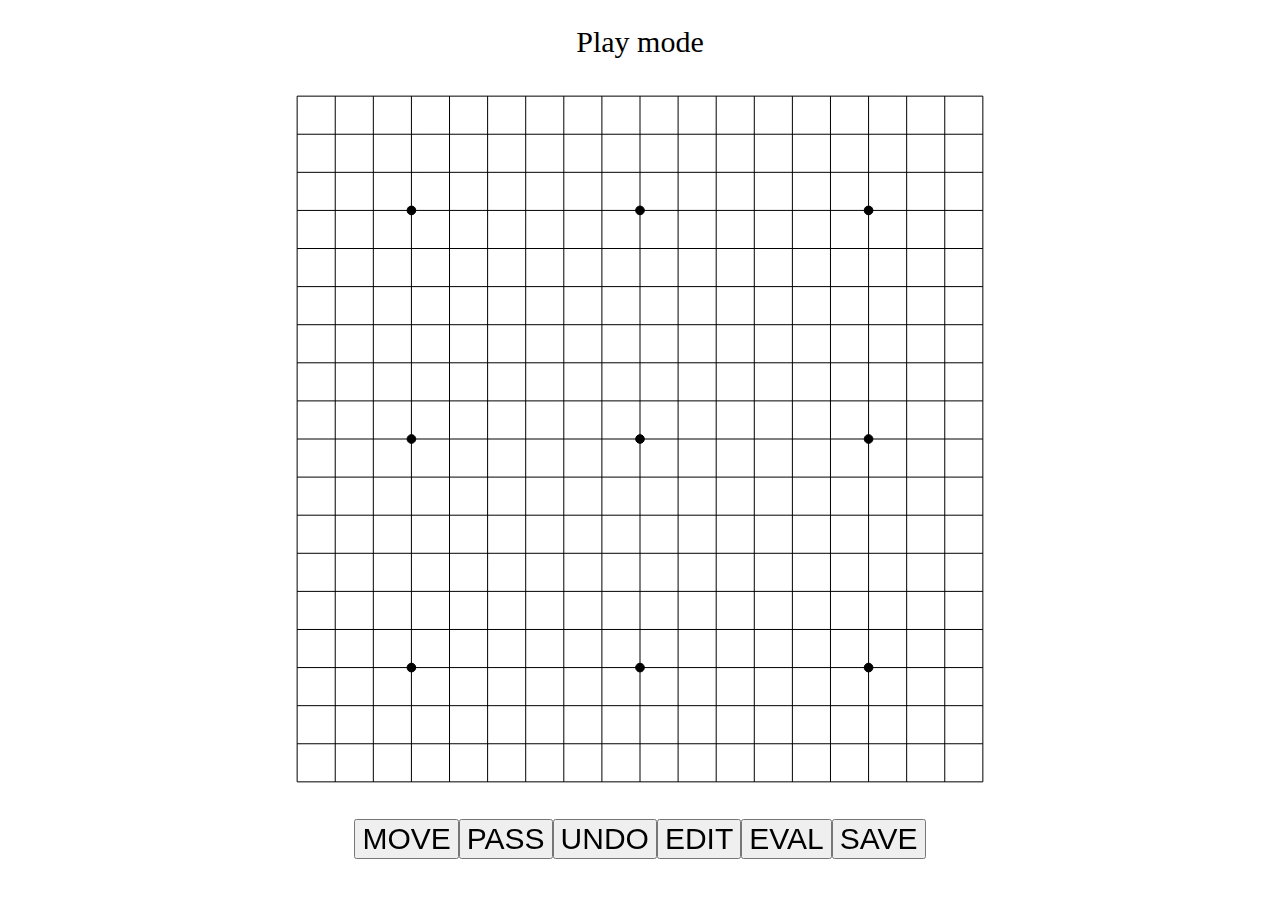
<file: index.html>
<!DOCTYPE html>
<html lang="en">
<head>
  <meta charset="UTF-8">
  <title>GO Game</title>
</head>
<body>
  <style>
    .container {
      margin-top: 3%;
      display: flex;
      align-items: center;
      justify-content: center;
      flex-direction: column;
    }
  </style>
  <div class="container" style="margin-top: 2%;">
  <div id="stats" style="font-size: 30px; margin-bottom: -20px;">Play mode</div>
  <div id="goban"></div>
  <div style="display: flex;">
    <button onclick="play()" style="width: 100%; font-size: 30px;">MOVE</button>
    <button onclick="goban.pass();" style="width: 100%; font-size: 30px;">PASS</button>
    <button onclick="goban.undoMove()" style="width: 100%; font-size: 30px;">UNDO</button>
    <button onclick="editMode ^= 1; document.getElementById('stats').innerHTML = editMode ? 'Edit mode' : 'Play mode';" style="width: 100%; font-size: 30px;">EDIT</button>
    <button onclick="eval();" style="width: 100%; font-size: 30px;">EVAL</button>
    <button onclick="downloadSgf()" style="width: 100%; font-size: 30px;">SAVE</button>
  </div>
  </div>
  <!--script src="https://cdn.jsdelivr.net/npm/@tensorflow/tfjs@latest"></script-->
  <script src="js/tensorflow.js"></script>
  <script src="js/goban.js"></script>
  <script src="js/model.js"></script>
  <script>
    var editMode = 0;

    const goban = new Goban({
      'size': 19,
      'offset': 100,
      'response': function() { play(); }
    });

    function downloadSgf() {
      const element = document.createElement('a');
      const file = new Blob([goban.exportSgf()], { type: 'text/plain' });
      element.href = URL.createObjectURL(file);
      element.download = 'KataNet.sgf';
      document.body.appendChild(element);
      element.click();
      document.body.removeChild(element);
    }
    function eval() {
    const boardState = goban.getBoardState();
    fetch('/evaluate', {
        method: 'POST',
        headers: {
            'Content-Type': 'application/json'
        },
        body: JSON.stringify({ board_state: boardState })
    })
    .then(response => response.json())
    .then(data => {
        console.log('AI evaluation:', data);
        // Handle the AI response (e.g., display it on the page)
    })
    .catch(error => {
        console.error('Error:', error);
    });
}
  </script>
</body>
</html>
</file>
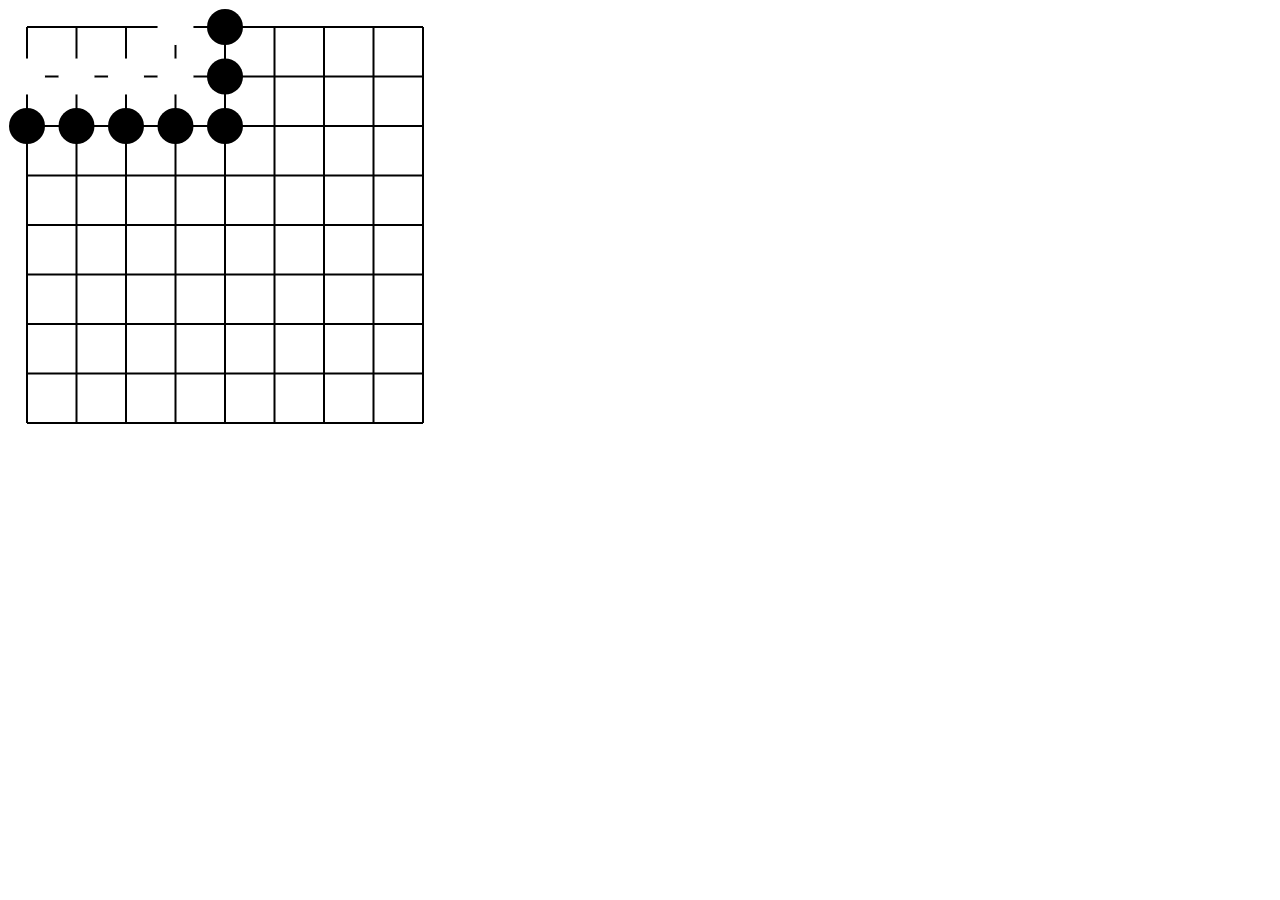
<file: daneasy.html>
<!DOCTYPE html>
<html>
<head>
<title>Go Board</title>
<style>
body { margin: 0; }
canvas { display: block; }
</style>
</head>
<body>

<canvas id="goBoard" width="450" height="450"></canvas>
<script>
const canvas = document.getElementById('goBoard');
const ctx = canvas.getContext('2d');

const gridSize = 9;
const stoneRadius = 18;
const lineWidth = 2;
const boardPadding = stoneRadius * 1.5;

let board = [];
for (let i = 0; i < gridSize; i++) {
  board[i] = new Array(gridSize).fill(null);
}

function drawGrid() {
  ctx.strokeStyle = 'black';
  ctx.lineWidth = lineWidth;

  const boardSize = canvas.width - 2 * boardPadding;
  const gridSpacing = boardSize / (gridSize - 1);

  for (let i = 0; i < gridSize; i++) {
    const x = boardPadding + i * gridSpacing;
    const y = boardPadding + i * gridSpacing;

    ctx.beginPath();
    ctx.moveTo(x, boardPadding);
    ctx.lineTo(x, boardPadding + boardSize);
    ctx.stroke();

    ctx.beginPath();
    ctx.moveTo(boardPadding, y);
    ctx.lineTo(boardPadding + boardSize, y);
    ctx.stroke();
  }
}

function drawStone(row, col, color) {
  const boardSize = canvas.width - 2 * boardPadding;
  const gridSpacing = boardSize / (gridSize - 1);

  const x = boardPadding + col * gridSpacing;
  const y = boardPadding + row * gridSpacing;

  ctx.fillStyle = color;
  ctx.beginPath();
  ctx.arc(x, y, stoneRadius, 0, 2 * Math.PI);
  ctx.fill();
}

function clearBoard() {
  ctx.clearRect(0, 0, canvas.width, canvas.height);
  drawGrid();
  board = []; // Reset the board
  for (let i = 0; i < gridSize; i++) {
    board[i] = new Array(gridSize).fill(null);
  }
}

const initialStones = [
  { row: 1, col: 0, color: 'white' },
  { row: 1, col: 1, color: 'white' },
  { row: 1, col: 2, color: 'white' },
  { row: 1, col: 3, color: 'white' },
  { row: 0, col: 3, color: 'white' },
  { row: 2, col: 0, color: 'black' },
  { row: 2, col: 1, color: 'black' },
  { row: 2, col: 2, color: 'black' },
  { row: 2, col: 3, color: 'black' },
  { row: 2, col: 4, color: 'black' },
  { row: 1, col: 4, color: 'black' },
  { row: 0, col: 4, color: 'black' },
];

function drawInitialStones() {
  initialStones.forEach(stone => {
    board[stone.row][stone.col] = stone.color;
    drawStone(stone.row, stone.col, stone.color);
  });
}

drawGrid();
drawInitialStones();

let currentColor = 'black';

canvas.addEventListener('click', (event) => {
  const boardSize = canvas.width - 2 * boardPadding;
  const gridSpacing = boardSize / (gridSize - 1);
  const x = event.offsetX - boardPadding;
  const y = event.offsetY - boardPadding;

  const col = Math.round(x / gridSpacing);
  const row = Math.round(y / gridSpacing);

  if (col >= 0 && col < gridSize && row >= 0 && row < gridSize && board[row][col] === null) {
    drawStone(row, col, currentColor);
    board[row][col] = currentColor;
    currentColor = currentColor === 'black' ? 'white' : 'black';
  }
});
</script>

</body>
</html>
</file>
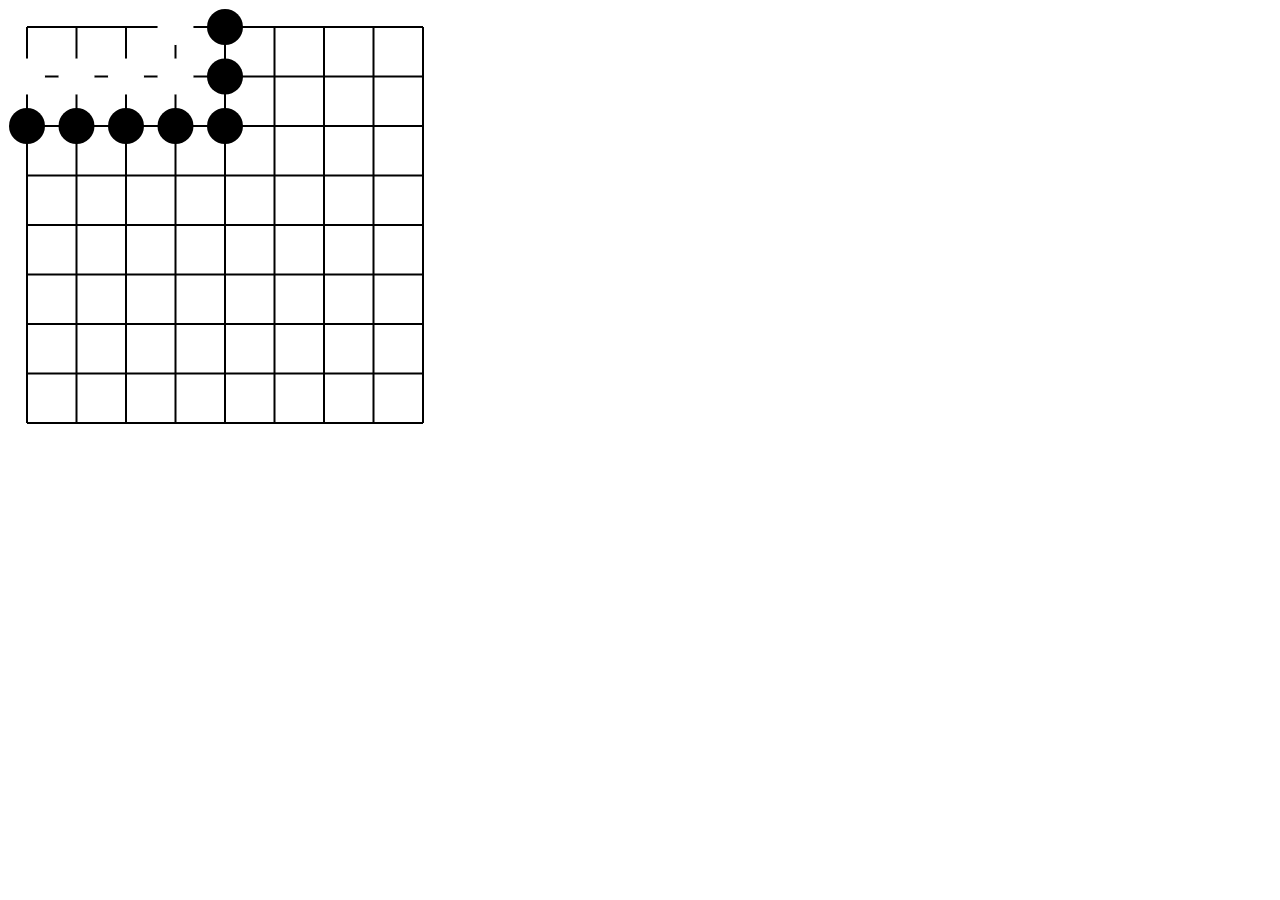
<file: kyueasy.html>
<!DOCTYPE html>
<html>
<head>
<title>Go Board</title>
<style>
body { margin: 0; }
canvas { display: block; }
</style>
</head>
<body>

<canvas id="goBoard" width="450" height="450"></canvas>
<script>
const canvas = document.getElementById('goBoard');
const ctx = canvas.getContext('2d');

const gridSize = 9;
const stoneRadius = 18;
const lineWidth = 2;
const boardPadding = stoneRadius * 1.5;
let clicked = false;
let board = [];
for (let i = 0; i < gridSize; i++) {
  board[i] = new Array(gridSize).fill(null);
}

let gameOver = false; // Flag to track game over state

function drawGrid() {
  ctx.strokeStyle = 'black';
  ctx.lineWidth = lineWidth;

  const boardSize = canvas.width - 2 * boardPadding;
  const gridSpacing = boardSize / (gridSize - 1);

  for (let i = 0; i < gridSize; i++) {
    const x = boardPadding + i * gridSpacing;
    const y = boardPadding + i * gridSpacing;

    ctx.beginPath();
    ctx.moveTo(x, boardPadding);
    ctx.lineTo(x, boardPadding + boardSize);
    ctx.stroke();

    ctx.beginPath();
    ctx.moveTo(boardPadding, y);
    ctx.lineTo(boardPadding + boardSize, y);
    ctx.stroke();
  }
}

function drawStone(row, col, color) {
  const boardSize = canvas.width - 2 * boardPadding;
  const gridSpacing = boardSize / (gridSize - 1);

  const x = boardPadding + col * gridSpacing;
  const y = boardPadding + row * gridSpacing;

  ctx.fillStyle = color;
  ctx.beginPath();
  ctx.arc(x, y, stoneRadius, 0, 2 * Math.PI);
  ctx.fill();
}

function clearBoard() {
  ctx.clearRect(0, 0, canvas.width, canvas.height);
  drawGrid();
  board = [];
  for (let i = 0; i < gridSize; i++) {
    board[i] = new Array(gridSize).fill(null);
  }
  gameOver = false; // Reset game over state
}

const initialStones = [
  { row: 1, col: 0, color: 'white' },
  { row: 1, col: 1, color: 'white' },
  { row: 1, col: 2, color: 'white' },
  { row: 1, col: 3, color: 'white' },
  { row: 0, col: 3, color: 'white' },
  { row: 2, col: 0, color: 'black' },
  { row: 2, col: 1, color: 'black' },
  { row: 2, col: 2, color: 'black' },
  { row: 2, col: 3, color: 'black' },
  { row: 2, col: 4, color: 'black' },
  { row: 1, col: 4, color: 'black' },
  { row: 0, col: 4, color: 'black' },
];

function drawInitialStones() {
  initialStones.forEach(stone => {
    board[stone.row][stone.col] = stone.color;
    drawStone(stone.row, stone.col, stone.color);
  });
}

function drawCircle(row, col) {
  const boardSize = canvas.width - 2 * boardPadding;
  const gridSpacing = boardSize / (gridSize - 1);

  const x = boardPadding + col * gridSpacing;
  const y = boardPadding + row * gridSpacing;

  ctx.strokeStyle = 'red'; // Circle color
  ctx.lineWidth = 3;       // Circle thickness
  ctx.beginPath();
  ctx.arc(x, y, stoneRadius + 5, 0, 2 * Math.PI); // Slightly larger circle
  ctx.stroke();
}


drawGrid();
drawInitialStones();

let currentColor = 'black';

canvas.addEventListener('click', (event) => {
  if (clicked) return; // If game is over, don't handle clicks

  const boardSize = canvas.width - 2 * boardPadding;
  const gridSpacing = boardSize / (gridSize - 1);
  const x = event.offsetX - boardPadding;
  const y = event.offsetY - boardPadding;

  const col = Math.round(x / gridSpacing);
  const row = Math.round(y / gridSpacing);

  clicked = true;

  if (col >= 0 && col < gridSize && row >= 0 && row < gridSize && board[row][col] === null) {
    drawStone(row, col, currentColor);
    board[row][col] = currentColor;
    currentColor = currentColor === 'black' ? 'white' : 'black';
  } 
  // Draw the circle *after* the click, regardless of validity:
  drawCircle(0, 1); // Draw circle at (0, 1)

});

</script>

</body>
</html>
</file>
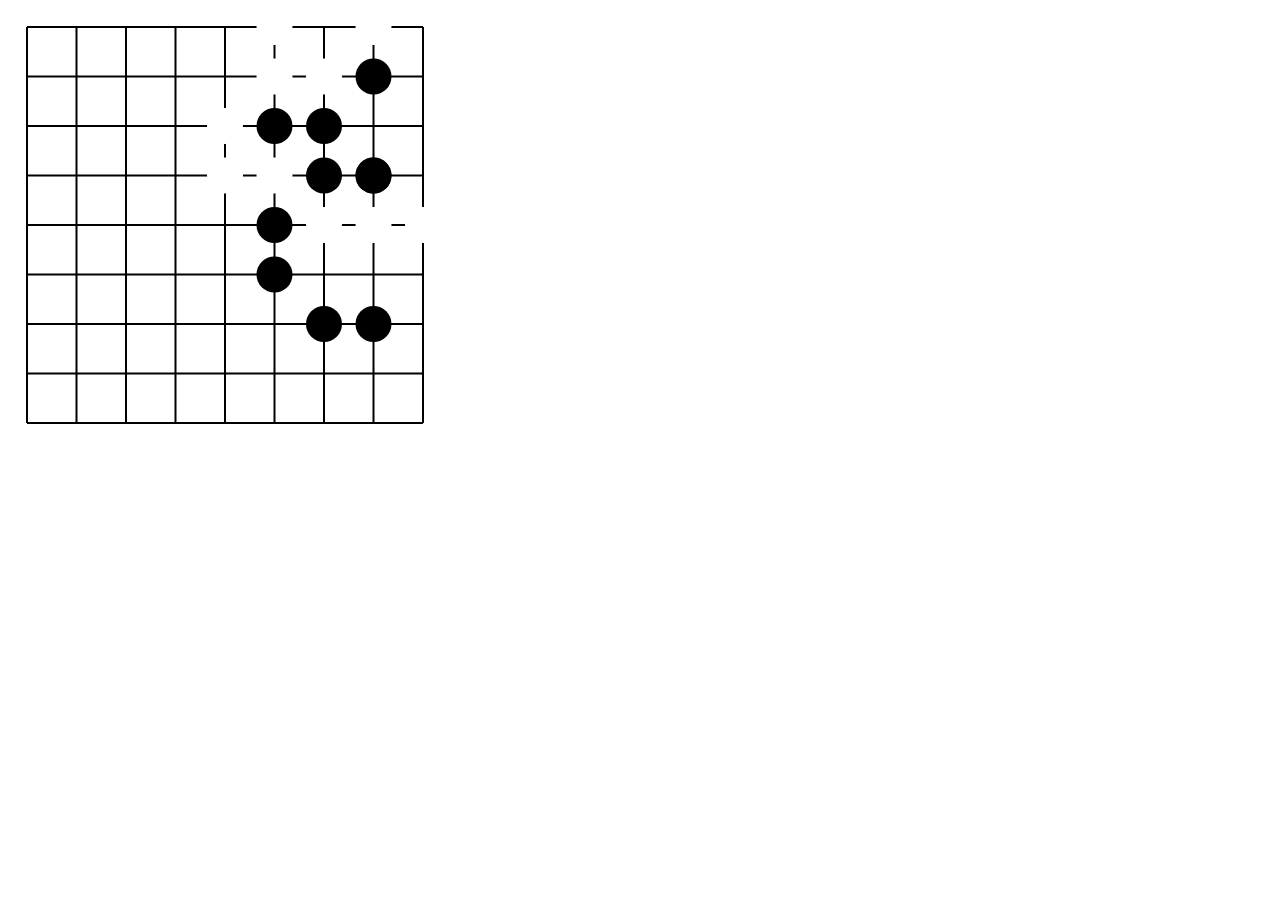
<file: kyuhard.html>
<!DOCTYPE html>
<html>
<head>
<title>Go Board</title>
<style>
body { margin: 0; }
canvas { display: block; }
</style>
</head>
<body>

<canvas id="goBoard" width="450" height="450"></canvas>
<script>
const canvas = document.getElementById('goBoard');
const ctx = canvas.getContext('2d');

const gridSize = 9;
const stoneRadius = 18;
const lineWidth = 2;
const boardPadding = stoneRadius * 1.5;

let board = [];
for (let i = 0; i < gridSize; i++) {
  board[i] = new Array(gridSize).fill(null);
}

function drawGrid() {
  ctx.strokeStyle = 'black';
  ctx.lineWidth = lineWidth;

  const boardSize = canvas.width - 2 * boardPadding;
  const gridSpacing = boardSize / (gridSize - 1);

  for (let i = 0; i < gridSize; i++) {
    const x = boardPadding + i * gridSpacing;
    const y = boardPadding + i * gridSpacing;

    ctx.beginPath();
    ctx.moveTo(x, boardPadding);
    ctx.lineTo(x, boardPadding + boardSize);
    ctx.stroke();

    ctx.beginPath();
    ctx.moveTo(boardPadding, y);
    ctx.lineTo(boardPadding + boardSize, y);
    ctx.stroke();
  }
}

function drawStone(row, col, color) {
  const boardSize = canvas.width - 2 * boardPadding;
  const gridSpacing = boardSize / (gridSize - 1);

  const x = boardPadding + col * gridSpacing;
  const y = boardPadding + row * gridSpacing;

  ctx.fillStyle = color;
  ctx.beginPath();
  ctx.arc(x, y, stoneRadius, 0, 2 * Math.PI);
  ctx.fill();
}

function clearBoard() {
  ctx.clearRect(0, 0, canvas.width, canvas.height);
  drawGrid();
  board = []; // Reset the board
  for (let i = 0; i < gridSize; i++) {
    board[i] = new Array(gridSize).fill(null);
  }
}

const initialStones = [
  { row: 0, col: 7, color: 'white' },
  { row: 0, col: 5, color: 'white' },
  { row: 1, col: 6, color: 'white' },
  { row: 1, col: 5, color: 'white' },
  { row: 2, col: 4, color: 'white' },
  { row: 3, col: 5, color: 'white' },
  { row: 3, col: 4, color: 'white' },
  { row: 4, col: 8, color: 'white' },
  { row: 4, col: 7, color: 'white' },
  { row: 4, col: 6, color: 'white' },
  { row: 1, col: 7, color: 'black' },
  { row: 2, col: 6, color: 'black' },
  { row: 2, col: 5, color: 'black' },
  { row: 3, col: 7, color: 'black' },
  { row: 3, col: 7, color: 'black' },
  { row: 3, col: 6, color: 'black' },
  { row: 4, col: 5, color: 'black' },
  { row: 5, col: 5, color: 'black' },
  { row: 6, col: 7, color: 'black' },
  { row: 6, col: 6, color: 'black' },
];

function drawInitialStones() {
  initialStones.forEach(stone => {
    board[stone.row][stone.col] = stone.color;
    drawStone(stone.row, stone.col, stone.color);
  });
}

function drawCircle(row, col) {
  const boardSize = canvas.width - 2 * boardPadding;
  const gridSpacing = boardSize / (gridSize - 1);

  const x = boardPadding + col * gridSpacing;
  const y = boardPadding + row * gridSpacing;

  ctx.strokeStyle = 'red'; // Circle color
  ctx.lineWidth = 3;       // Circle thickness
  ctx.beginPath();
  ctx.arc(x, y, stoneRadius + 5, 0, 2 * Math.PI); // Slightly larger circle
  ctx.stroke();
}

drawGrid();
drawInitialStones();

let currentColor = 'black';

canvas.addEventListener('click', (event) => {
  const boardSize = canvas.width - 2 * boardPadding;
  const gridSpacing = boardSize / (gridSize - 1);
  const x = event.offsetX - boardPadding;
  const y = event.offsetY - boardPadding;

  const col = Math.round(x / gridSpacing);
  const row = Math.round(y / gridSpacing);

  if (col >= 0 && col < gridSize && row >= 0 && row < gridSize && board[row][col] === null) {
    drawStone(row, col, currentColor);
    board[row][col] = currentColor;
    currentColor = currentColor === 'black' ? 'white' : 'black';
  }
  // Draw the circle *after* the click, regardless of validity:
  drawCircle(1, 8); // Draw circle at (0, 1)
});
</script>

</body>
</html>
</file>
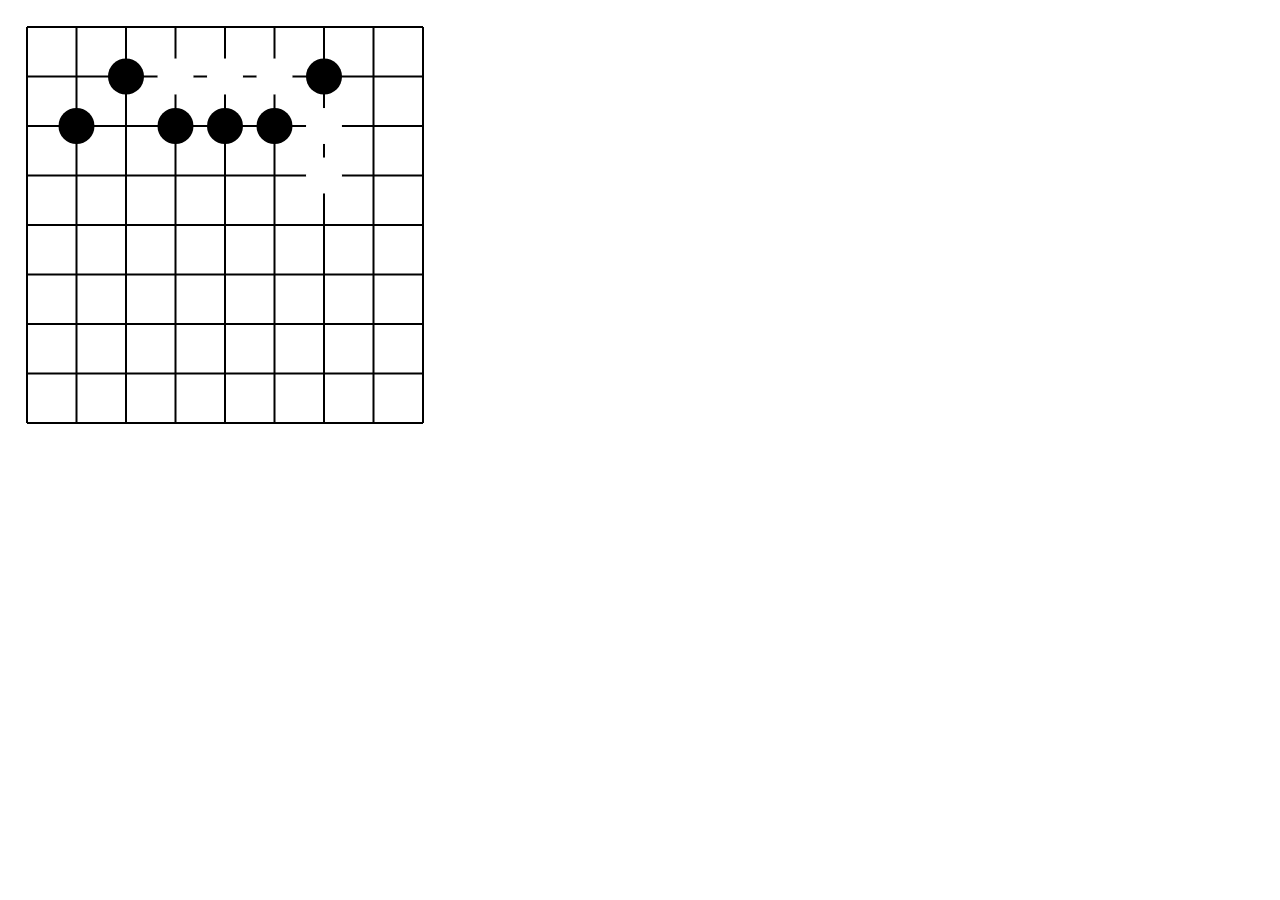
<file: kyumiddle.html>
<!DOCTYPE html>
<html>
<head>
<title>Go Board</title>
<style>
body { margin: 0; }
canvas { display: block; }
</style>
</head>
<body>

<canvas id="goBoard" width="450" height="450"></canvas>
<script>
const canvas = document.getElementById('goBoard');
const ctx = canvas.getContext('2d');

const gridSize = 9;
const stoneRadius = 18;
const lineWidth = 2;
const boardPadding = stoneRadius * 1.5;

let board = [];
for (let i = 0; i < gridSize; i++) {
  board[i] = new Array(gridSize).fill(null);
}

function drawGrid() {
  ctx.strokeStyle = 'black';
  ctx.lineWidth = lineWidth;

  const boardSize = canvas.width - 2 * boardPadding;
  const gridSpacing = boardSize / (gridSize - 1);

  for (let i = 0; i < gridSize; i++) {
    const x = boardPadding + i * gridSpacing;
    const y = boardPadding + i * gridSpacing;

    ctx.beginPath();
    ctx.moveTo(x, boardPadding);
    ctx.lineTo(x, boardPadding + boardSize);
    ctx.stroke();

    ctx.beginPath();
    ctx.moveTo(boardPadding, y);
    ctx.lineTo(boardPadding + boardSize, y);
    ctx.stroke();
  }
}

function drawStone(row, col, color) {
  const boardSize = canvas.width - 2 * boardPadding;
  const gridSpacing = boardSize / (gridSize - 1);

  const x = boardPadding + col * gridSpacing;
  const y = boardPadding + row * gridSpacing;

  ctx.fillStyle = color;
  ctx.beginPath();
  ctx.arc(x, y, stoneRadius, 0, 2 * Math.PI);
  ctx.fill();
}

function clearBoard() {
  ctx.clearRect(0, 0, canvas.width, canvas.height);
  drawGrid();
  board = []; // Reset the board
  for (let i = 0; i < gridSize; i++) {
    board[i] = new Array(gridSize).fill(null);
  }
}

const initialStones = [
  { row: 1, col: 2, color: 'black' },
  { row: 1, col: 3, color: 'white' },
  { row: 1, col: 4, color: 'white' },
  { row: 1, col: 5, color: 'white' },
  { row: 1, col: 6, color: 'black' },
  { row: 2, col: 1, color: 'black' },
  { row: 2, col: 3, color: 'black' },
  { row: 2, col: 4, color: 'black' },
  { row: 2, col: 5, color: 'black' },
  { row: 2, col: 6, color: 'white' },
  { row: 3, col: 6, color: 'white' },
];

function drawInitialStones() {
  initialStones.forEach(stone => {
    board[stone.row][stone.col] = stone.color;
    drawStone(stone.row, stone.col, stone.color);
  });
}

drawGrid();
drawInitialStones();

let currentColor = 'black';

canvas.addEventListener('click', (event) => {
  const boardSize = canvas.width - 2 * boardPadding;
  const gridSpacing = boardSize / (gridSize - 1);
  const x = event.offsetX - boardPadding;
  const y = event.offsetY - boardPadding;

  const col = Math.round(x / gridSpacing);
  const row = Math.round(y / gridSpacing);

  if (col >= 0 && col < gridSize && row >= 0 && row < gridSize && board[row][col] === null) {
    drawStone(row, col, currentColor);
    board[row][col] = currentColor;
    currentColor = currentColor === 'black' ? 'white' : 'black';
  }
});
</script>

</body>
</html>
</file>
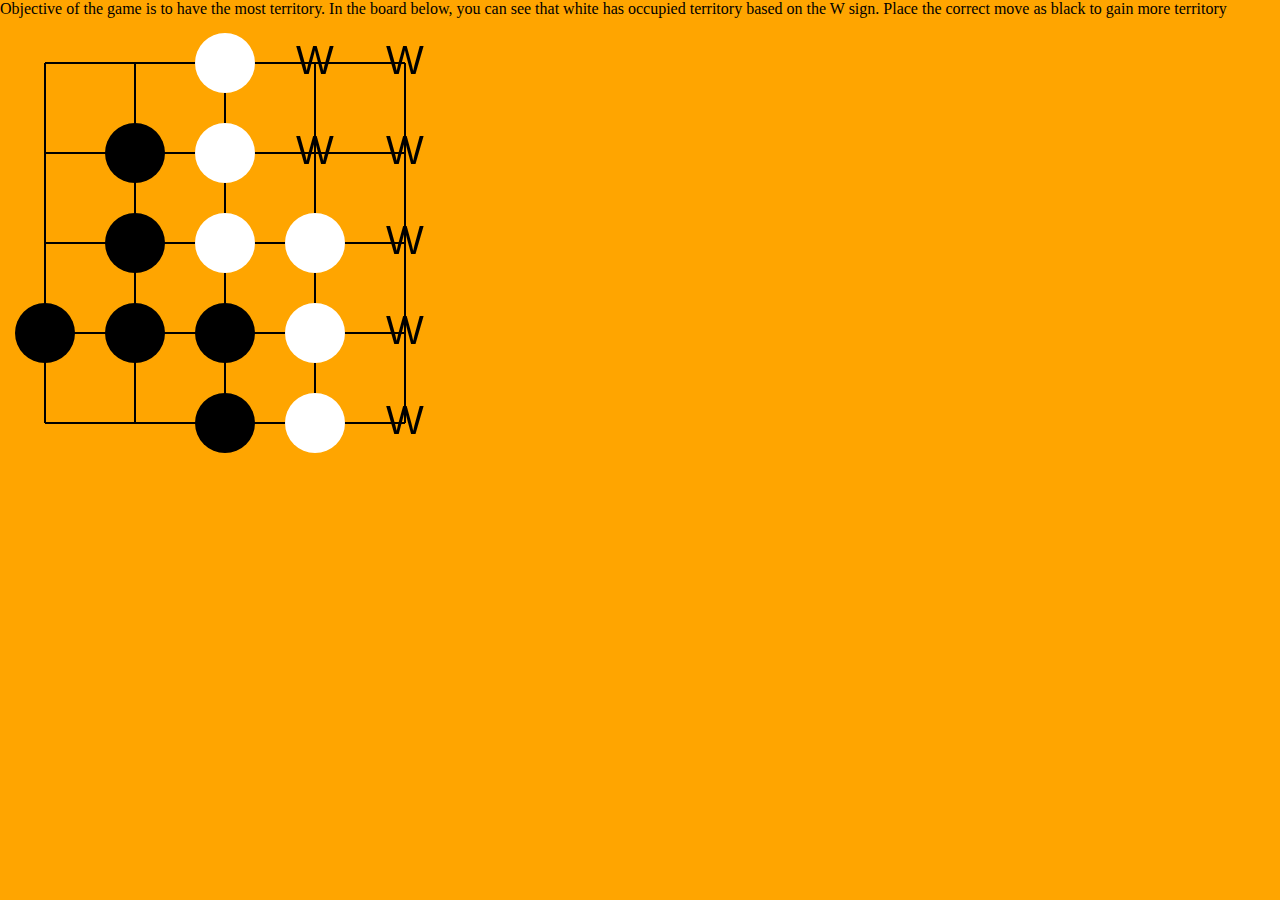
<file: play1.html>
<!DOCTYPE html>
<html>
<head>
<title>Go Board</title>
<style>
body { margin: 0; background-color: orange;}
canvas { display: block; }
h2 {padding-left: 50px; padding-top: 20px;}
h3 {padding-left: 50px;}
</style>
</head>
<body>
    <div class="info">Objective of the game is to have the most territory. In the board below, you can see that white has occupied territory based on the W sign. Place the correct move as black to gain more territory</div>

<canvas id="goBoard" width="450" height="450"></canvas>
<script>
const canvas = document.getElementById('goBoard');
const ctx = canvas.getContext('2d');

const gridSize = 5;
const stoneRadius = 30;
const lineWidth = 2;
const boardPadding = stoneRadius * 1.5;

let board = [];
for (let i = 0; i < gridSize; i++) {
  board[i] = new Array(gridSize).fill(null);
}

function drawGrid() {
  ctx.strokeStyle = 'black';
  ctx.lineWidth = lineWidth;

  const boardSize = canvas.width - 2 * boardPadding;
  const gridSpacing = boardSize / (gridSize - 1);

  for (let i = 0; i < gridSize; i++) {
    const x = boardPadding + i * gridSpacing;
    const y = boardPadding + i * gridSpacing;

    ctx.beginPath();
    ctx.moveTo(x, boardPadding);
    ctx.lineTo(x, boardPadding + boardSize);
    ctx.stroke();

    ctx.beginPath();
    ctx.moveTo(boardPadding, y);
    ctx.lineTo(boardPadding + boardSize, y);
    ctx.stroke();
  }
}

function drawStone(row, col, color) {
  const boardSize = canvas.width - 2 * boardPadding;
  const gridSpacing = boardSize / (gridSize - 1);

  const x = boardPadding + col * gridSpacing;
  const y = boardPadding + row * gridSpacing;

  ctx.fillStyle = color;
  ctx.beginPath();
  ctx.arc(x, y, stoneRadius, 0, 2 * Math.PI);
  ctx.fill();
}

function drawTerritory(row, col, text) {
  const boardSize = canvas.width - 2 * boardPadding;
  const gridSpacing = boardSize / (gridSize - 1);

  const x = boardPadding + col * gridSpacing;
  const y = boardPadding + row * gridSpacing;

  ctx.fillStyle = 'black';
  ctx.font = '40px Arial';
  ctx.textAlign = 'center';
  ctx.textBaseline = 'middle';
  ctx.fillText(text, x, y);
}

function clearBoard() {
  ctx.clearRect(0, 0, canvas.width, canvas.height);
  drawGrid();
  board = []; // Reset the board
  for (let i = 0; i < gridSize; i++) {
    board[i] = new Array(gridSize).fill(null);
  }
}

const initialStones = [
  { row: 0, col: 2, color: 'white' },
  { row: 1, col: 2, color: 'white' },
  { row: 2, col: 2, color: 'white' },
  { row: 2, col: 3, color: 'white' },
  { row: 3, col: 3, color: 'white' },
  { row: 4, col: 3, color: 'white' },
  { row: 4, col: 2, color: 'black' },
  { row: 3, col: 2, color: 'black' },
  { row: 3, col: 1, color: 'black' },
  { row: 2, col: 1, color: 'black' },
  { row: 1, col: 1, color: 'black' },
  { row: 3, col: 0, color: 'black' },
];

const whiteTerritory = [
    { row: 0, col: 3 },
    { row: 0, col: 4 },
    { row: 1, col: 4 },  
    { row: 1, col: 3 },
    { row: 2, col: 4 },
    { row: 3, col: 4 },
    { row: 4, col: 4 },
];

function drawInitialStones() {
  initialStones.forEach(stone => {
    board[stone.row][stone.col] = stone.color;
    drawStone(stone.row, stone.col, stone.color);
  });
  whiteTerritory.forEach(spot => {
    if (board[spot.row][spot.col] === null) {
      drawTerritory(spot.row, spot.col, 'W');
    }
  });
}

drawGrid();
drawInitialStones();

let currentColor = 'black';

function getBlackTerritory(row, col) {
  // Define the possible black territories based on placement
  const territories = {
    "0,0": [
      { row: 1, col: 0 },
      { row: 2, col: 0 },  
      { row: 4, col: 0 },
      { row: 4, col: 1 },
    ],
    "0,1": [
      { row: 0, col: 0 },
      { row: 1, col: 0 },
      { row: 2, col: 0 },  
      { row: 4, col: 0 },
      { row: 4, col: 1 },
    ],
    "1,0": [
      { row: 2, col: 0 },  
      { row: 4, col: 0 },
      { row: 4, col: 1 },
    ],
    "2,0": [
      { row: 4, col: 0 },  
      { row: 4, col: 1 },
    ],
    "4,0": [
      { row: 4, col: 1 },
    ],
    "4,1": [
      { row: 4, col: 0 },
    ]
  };

  const key = `${row},${col}`;
  return territories[key] || [];
}

canvas.addEventListener('click', (event) => {
  const boardSize = canvas.width - 2 * boardPadding;
  const gridSpacing = boardSize / (gridSize - 1);
  const x = event.offsetX - boardPadding;
  const y = event.offsetY - boardPadding;

  const col = Math.round(x / gridSpacing);
  const row = Math.round(y / gridSpacing);

  if (col >= 0 && col < gridSize && row >= 0 && row < gridSize && board[row][col] === null) {
    // Place the stone
    board[row][col] = currentColor;

    // Clear the board and redraw the grid and stones
    clearBoard();
    drawInitialStones();

    // Draw the stone
    drawStone(row, col, currentColor);

    // Get black territory based on the black stone placed
    const blackTerritory = getBlackTerritory(row, col);

    // Draw new black territory
    blackTerritory.forEach(spot => {
      if (board[spot.row][spot.col] === null) {
        drawTerritory(spot.row, spot.col, 'B');
      }
    });

    // Switch turn
    currentColor = currentColor === 'black' ? 'white' : 'black';
  }
});
</script>

</body>
</html>
</file>
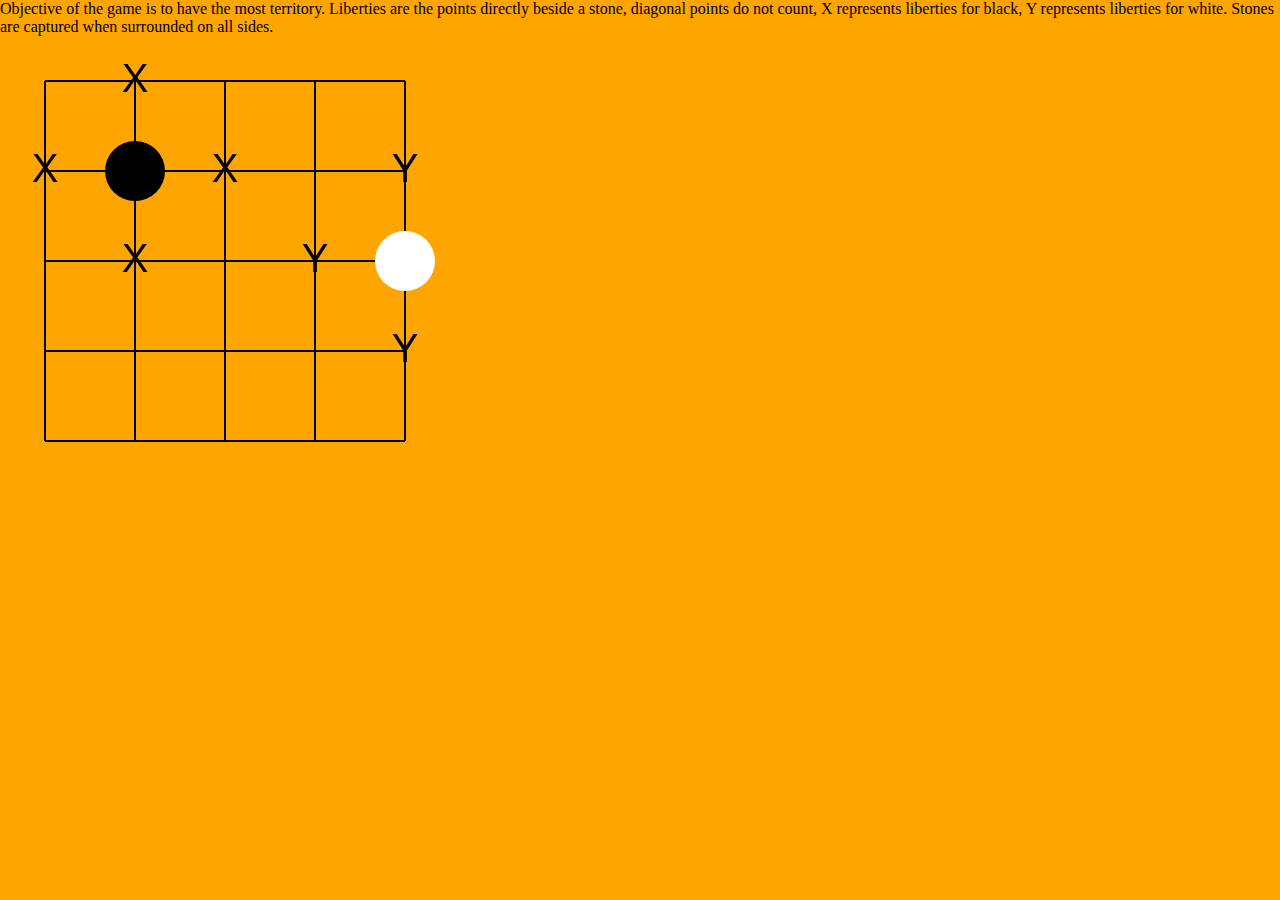
<file: play2.html>
<!DOCTYPE html>
<html>
<head>
<title>Go Board</title>
<style>
body { margin: 0; background-color: orange;}
canvas { display: block; }
h2 {padding-left: 50px; padding-top: 20px;}
h3 {padding-left: 50px;}
</style>
</head>
<body>
    <div class="info">Objective of the game is to have the most territory. Liberties are the points directly beside a stone, diagonal points do not count, X represents liberties for black, Y represents liberties for white. Stones are captured when surrounded on all sides.</div>

<canvas id="goBoard" width="450" height="450"></canvas>
<script>
const canvas = document.getElementById('goBoard');
const ctx = canvas.getContext('2d');

const gridSize = 5;
const stoneRadius = 30;
const lineWidth = 2;
const boardPadding = stoneRadius * 1.5;

let board = Array.from({ length: gridSize }, () => Array(gridSize).fill(null));

function drawGrid() {
  ctx.strokeStyle = 'black';
  ctx.lineWidth = lineWidth;

  const boardSize = canvas.width - 2 * boardPadding;
  const gridSpacing = boardSize / (gridSize - 1);

  for (let i = 0; i < gridSize; i++) {
    const x = boardPadding + i * gridSpacing;
    const y = boardPadding + i * gridSpacing;
    
    ctx.beginPath();
    ctx.moveTo(x, boardPadding);
    ctx.lineTo(x, boardPadding + boardSize);
    ctx.stroke();
    
    ctx.beginPath();
    ctx.moveTo(boardPadding, y);
    ctx.lineTo(boardPadding + boardSize, y);
    ctx.stroke();
  }
}

function drawStone(row, col, color) {
  const boardSize = canvas.width - 2 * boardPadding;
  const gridSpacing = boardSize / (gridSize - 1);
  const x = boardPadding + col * gridSpacing;
  const y = boardPadding + row * gridSpacing;

  ctx.fillStyle = color;
  ctx.beginPath();
  ctx.arc(x, y, stoneRadius, 0, 2 * Math.PI);
  ctx.fill();
}

function drawMarker(row, col, text, color) {
  const boardSize = canvas.width - 2 * boardPadding;
  const gridSpacing = boardSize / (gridSize - 1);
  const x = boardPadding + col * gridSpacing;
  const y = boardPadding + row * gridSpacing;
  
  ctx.fillStyle = color;
  ctx.font = '40px Arial';
  ctx.textAlign = 'center';
  ctx.textBaseline = 'middle';
  ctx.fillText(text, x, y);
}

function getLiberties(row, col, color) {
  const directions = [ [-1, 0], [1, 0], [0, -1], [0, 1] ];
  let liberties = [];

  directions.forEach(([dr, dc]) => {
    const newRow = row + dr, newCol = col + dc;
    if (newRow >= 0 && newRow < gridSize && newCol >= 0 && newCol < gridSize) {
      if (board[newRow][newCol] === null) {
        liberties.push({ row: newRow, col: newCol });
      }
    }
  });

  return liberties;
}

function checkCapture(row, col, color) {
  const oppositeColor = color === 'black' ? 'white' : 'black';
  const directions = [ [-1, 0], [1, 0], [0, -1], [0, 1] ];
  let capturedStones = [];
  
  directions.forEach(([dr, dc]) => {
    const newRow = row + dr, newCol = col + dc;
    if (newRow >= 0 && newRow < gridSize && newCol >= 0 && newCol < gridSize) {
      if (board[newRow][newCol] === oppositeColor) {
        let group = [{ row: newRow, col: newCol }];
        let visited = new Set([`${newRow},${newCol}`]);
        let queue = [{ row: newRow, col: newCol }];
        let hasLiberty = false;

        while (queue.length > 0) {
          let { row: r, col: c } = queue.pop();
          getLiberties(r, c, oppositeColor).forEach(lib => {
            hasLiberty = true;
          });
          
          directions.forEach(([dr, dc]) => {
            const nr = r + dr, nc = c + dc;
            if (nr >= 0 && nr < gridSize && nc >= 0 && nc < gridSize && !visited.has(`${nr},${nc}`)) {
              if (board[nr][nc] === oppositeColor) {
                group.push({ row: nr, col: nc });
                queue.push({ row: nr, col: nc });
                visited.add(`${nr},${nc}`);
              }
            }
          });
        }
        
        if (!hasLiberty) {
          capturedStones.push(...group);
        }
      }
    }
  });
  
  return capturedStones;
}

function redrawBoard() {
  ctx.clearRect(0, 0, canvas.width, canvas.height);
  drawGrid();
  
  board.forEach((rowArr, row) => {
    rowArr.forEach((cell, col) => {
      if (cell) drawStone(row, col, cell);
    });
  });
  
  board.forEach((rowArr, row) => {
    rowArr.forEach((cell, col) => {
      if (!cell) return;
      let liberties = getLiberties(row, col, cell);
      liberties.forEach(({ row: lr, col: lc }) => {
        drawMarker(lr, lc, cell === 'black' ? 'X' : 'Y', 'black');
      });
    });
  });
}

board[1][1] = 'black';
board[2][4] = 'white';
redrawBoard();

let currentColor = 'black';
canvas.addEventListener('click', (event) => {
  const boardSize = canvas.width - 2 * boardPadding;
  const gridSpacing = boardSize / (gridSize - 1);
  const x = event.offsetX - boardPadding;
  const y = event.offsetY - boardPadding;

  const col = Math.round(x / gridSpacing);
  const row = Math.round(y / gridSpacing);
  
  if (board[row][col] === null) {
    board[row][col] = currentColor;
    
    let capturedStones = checkCapture(row, col, currentColor);
    capturedStones.forEach(({ row, col }) => {
      board[row][col] = null;
    });
    
    currentColor = currentColor === 'black' ? 'white' : 'black';
    redrawBoard();
  }
});
</script>
</body>
</html>
</file>
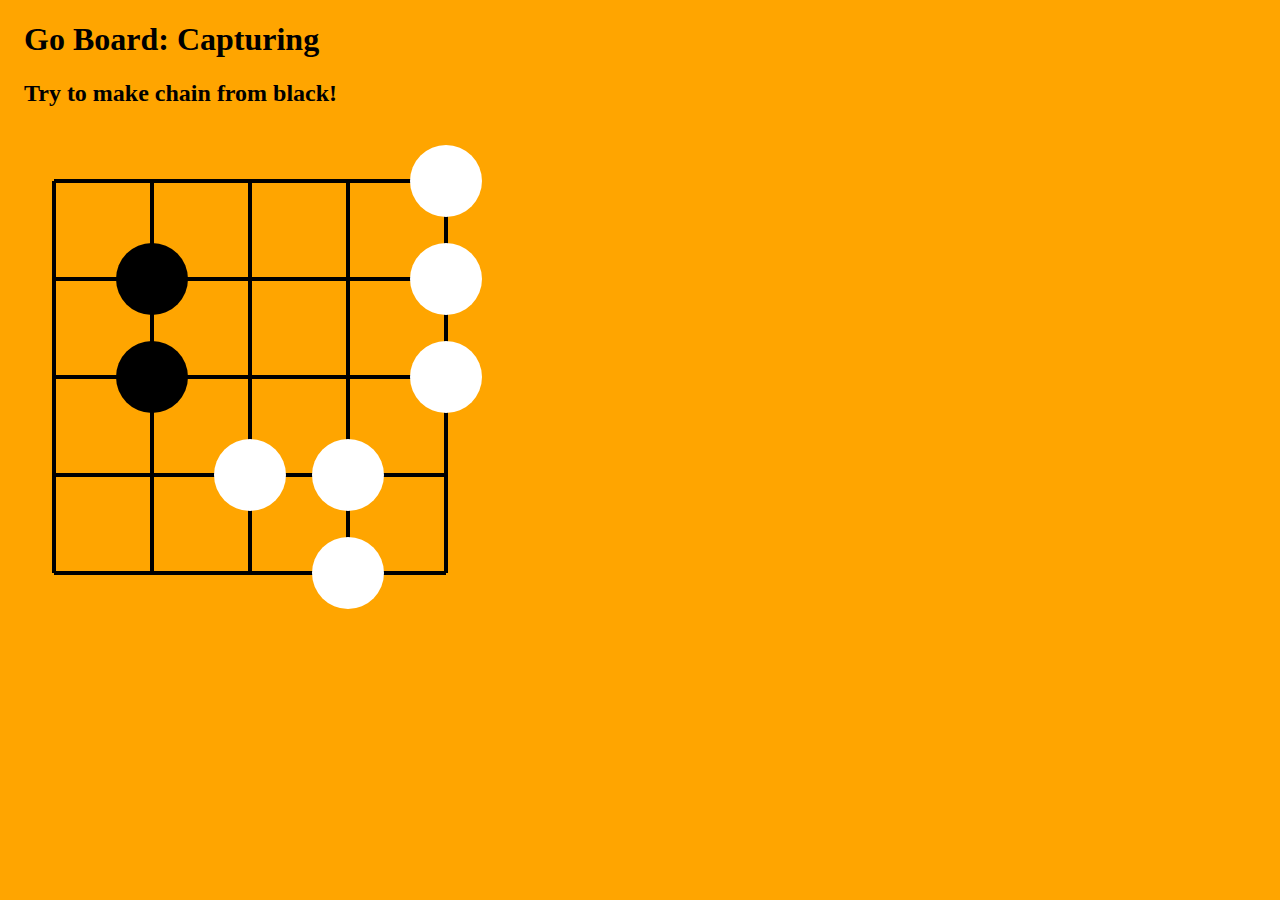
<file: play3.html>
<!DOCTYPE html>
<html>
<head>
    <title>Go Board: Chains</title>
    <style>
        body {margin: 0;}
        canvas {display: block;}
        #message {
            position: relative;
            left: 20px;
            top: 20px;
            background-color: yellow;
            padding: 16px;
            max-width: 440px;
            overflow-y: auto;
            border: 1px solid black;
            display: none;
        }
    </style>
    <h1 style="margin-left: 24px">Go Board: Capturing</h1>
    <h2 style="margin-left: 24px">Try to make chain from black!</h2>
</head>

<body bgcolor="orange">
    <canvas id="goBoard" width="500" height="500"></canvas>
    <div id="message"></div>
    <script>
        const canvas = document.getElementById("goBoard");
        const ctx = canvas.getContext("2d");
        const gridSize = 5;
        const stoneRadius = 36;
        const lineWidth = 4;
        const boardPadding = stoneRadius * 1.5;

        let board = [];
        let gameOver = false; // Flag to prevent additional moves

        for (let i = 0; i < gridSize; i++) {
            board[i] = new Array(gridSize).fill(null);
        }

        function drawGrid() {
            ctx.strokeStyle = "black";
            ctx.lineWidth = lineWidth;

            const boardSize = canvas.width - 2 * boardPadding;
            const gridSpacing = boardSize / (gridSize - 1);

            for (let i = 0; i < gridSize; i++) {
                const x = boardPadding + i * gridSpacing;
                const y = boardPadding + i * gridSpacing;

                ctx.beginPath();
                ctx.moveTo(x, boardPadding);
                ctx.lineTo(x, boardPadding + boardSize);
                ctx.stroke();
                ctx.beginPath();
                ctx.moveTo(boardPadding, y);
                ctx.lineTo(boardPadding + boardSize, y);
                ctx.stroke();
            }
        }

        function drawStone(row, col, color) {
            const boardSize = canvas.width - 2 * boardPadding;
            const gridSpacing = boardSize / (gridSize - 1);
            const x = boardPadding + col * gridSpacing;
            const y = boardPadding + row * gridSpacing;

            ctx.fillStyle = color;
            ctx.beginPath();
            ctx.arc(x, y, stoneRadius, 0, 2 * Math.PI);
            ctx.fill();
        }

        function clearStone(row, col) {
            const boardSize = canvas.width - 2 * boardPadding;
            const gridSpacing = boardSize / (gridSize - 1);
            const x = boardPadding + col * gridSpacing;
            const y = boardPadding + row * gridSpacing;

            ctx.clearRect(x - stoneRadius, y - stoneRadius, stoneRadius * 2, stoneRadius * 2);
            board[row][col] = null; // Update the board state

            // Redraw the grid in the cleared area without exceeding the outer border
            if (row > 0) {
                ctx.strokeStyle = "black";
                ctx.lineWidth = lineWidth;
                ctx.beginPath();
                ctx.moveTo(x, y - stoneRadius);
                ctx.lineTo(x, y + stoneRadius);
                ctx.stroke();
            }

            if (col > 0) {
                ctx.strokeStyle = "black";
                ctx.lineWidth = lineWidth;
                ctx.beginPath();
                ctx.moveTo(x - stoneRadius, y);
                ctx.lineTo(x + stoneRadius, y);
                ctx.stroke();
            }

            // For corners, make sure not to draw beyond the canvas borders
            if (row == 0) {
                ctx.strokeStyle = "black";
                ctx.lineWidth = lineWidth;
                ctx.beginPath();
                ctx.moveTo(x, boardPadding);
                ctx.lineTo(x, y + stoneRadius);
                ctx.stroke();
            }

            if (col == 0) {
                ctx.strokeStyle = "black";
                ctx.lineWidth = lineWidth;
                ctx.beginPath();
                ctx.moveTo(boardPadding, y);
                ctx.lineTo(x + stoneRadius, y);
                ctx.stroke();
            }
        }

        function drawInitialStones() {
            initialStones.forEach(stone => {
                board[stone.row][stone.col] = stone.color;
                drawStone(stone.row, stone.col, stone.color);
            });
        }

        function drawCircle(row, col) {
            const boardSize = canvas.width - 2 * boardPadding;
            const gridSpacing = boardSize / (gridSize - 1);
            const x = boardPadding + col * gridSpacing;
            const y = boardPadding + row * gridSpacing;

            console.log(`Drawing circle at row ${row}, col ${col}, x ${x}, y ${y}`); // Debugging

            ctx.strokeStyle = "red"; // Circle color
            ctx.lineWidth = 3;       // Circle thickness
            ctx.beginPath();
            ctx.arc(x, y, stoneRadius + 5, 0, 2 * Math.PI); // Slightly larger circle
            ctx.stroke();
        }

        const initialStones = [
            { row: 0, col: 4, color: "white" },
            { row: 1, col: 4, color: "white" },
            { row: 2, col: 4, color: "white" },
            { row: 3, col: 2, color: "white" },
            { row: 3, col: 3, color: "white" },
            { row: 4, col: 3, color: "white" },
            { row: 1, col: 1, color: "black" },
            { row: 2, col: 1, color: "black" },
        ];

        function drawInitialStones() {
            initialStones.forEach(stone => {
                board[stone.row][stone.col] = stone.color;
                drawStone(stone.row, stone.col, stone.color);
            });
        }

        function drawCircle(row, col) {
            const boardSize = canvas.width - 2 * boardPadding;
            const gridSpacing = boardSize / (gridSize - 1);

            const x = boardPadding + col * gridSpacing;
            const y = boardPadding + row * gridSpacing;

            ctx.strokeStyle = "red"; // Circle color
            ctx.lineWidth = 3;       // Circle thickness
            ctx.beginPath();
            ctx.arc(x, y, stoneRadius + 5, 0, 2 * Math.PI); // Slightly larger circle
            ctx.stroke();
        }

        drawGrid();
        drawInitialStones();

        let currentColor = "black";

        canvas.addEventListener("click", (event) => {
            if (gameOver) return; // If game is over, don't handle clicks

            const boardSize = canvas.width - 2 * boardPadding;
            const gridSpacing = boardSize / (gridSize - 1);
            const x = event.offsetX - boardPadding;
            const y = event.offsetY - boardPadding;
            const col = Math.round(x / gridSpacing);
            const row = Math.round(y / gridSpacing);

            if (col >= 0 && col < gridSize && row >= 0 && row < gridSize && board[row][col] === null) {
                drawStone(row, col, currentColor);
                board[row][col] = currentColor;

                if (col == 1 && row == 0 && currentColor == "black") { // When stone is placed at (0, 1) with black color
                    document.getElementById("message").innerText = "You have created a chain!";
                    document.getElementById("message").style.display = "block";
                }

                else if (col == 0 && row == 1 && currentColor == "black") { // When stone is placed at (1, 0) with black color
                    document.getElementById("message").innerText = "You have created a chain!";
                    document.getElementById("message").style.display = "block";
                }

                else if (col == 2 && row == 1 && currentColor == "black") { // When stone is placed at (1, 2) with black color
                    document.getElementById("message").innerText = "You have created a chain!";
                    document.getElementById("message").style.display = "block";
                }

                else if (col == 0 && row == 2 && currentColor == "black") { // When stone is placed at (2, 0) with black color
                    document.getElementById("message").innerText = "You have created a chain!";
                    document.getElementById("message").style.display = "block";
                }

                else if (col == 2 && row == 2 && currentColor == "black") { // When stone is placed at (2, 2) with black color
                    document.getElementById("message").innerText = "You have created a chain!";
                    document.getElementById("message").style.display = "block";
                }

                else if (col == 1 && row == 3 && currentColor == "black") { // When stone is placed at (3, 1) with black color
                    document.getElementById("message").innerText = "You have created a chain!";
                    document.getElementById("message").style.display = "block";
                }

                else {
                    document.getElementById("message").innerText = "No chain created. Please refresh the page to try again.";
                    document.getElementById("message").style.display = "block";
                }

                currentColor = currentColor === "black" ? "white" : "black";
                gameOver = true; // Set the gameOver flag after the first move
            }
            
            // Draw the circle *after* the click, regardless of validity:
            drawCircle(0, 1); // Draw circle at (0, 1)
            drawCircle(1, 0); // Draw circle at (1, 0)
            drawCircle(1, 2); // Draw circle at (1, 2)
            drawCircle(2, 0); // Draw circle at (2, 0)
            drawCircle(2, 2); // Draw circle at (2, 2)
            drawCircle(3, 1); // Draw circle at (3, 1)

            });
        </script>
    </body>
</html>
</file>
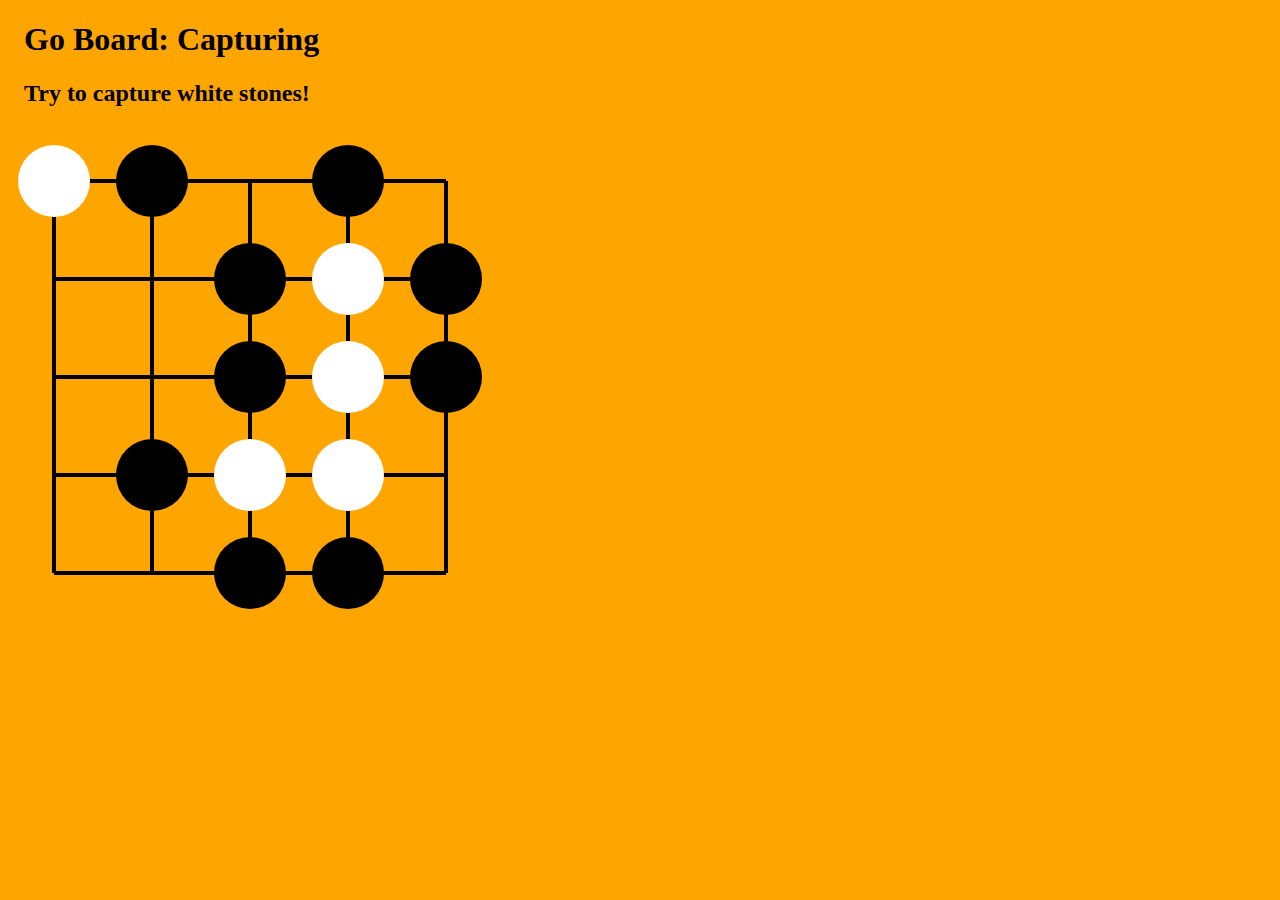
<file: play4.html>
<!DOCTYPE html>
<html>
<head>
    <title>Go Board: Capturing</title>
    <style>
        body {margin: 0;}
        canvas {display: block;}
        #message {
            position: relative;
            left: 20px;
            top: 20px;
            background-color: yellow;
            padding: 16px;
            max-width: 440px;
            overflow-y: auto;
            border: 1px solid black;
            display: none;
        }
    </style>
    <h1 style="margin-left: 24px">Go Board: Capturing</h1>
    <h2 style="margin-left: 24px">Try to capture white stones!</h2>
</head>

<body bgcolor="orange">
    <canvas id="goBoard" width="500" height="500"></canvas>
    <div id="message"></div>
    <script>
        const canvas = document.getElementById("goBoard");
        const ctx = canvas.getContext("2d");
        const gridSize = 5;
        const stoneRadius = 36;
        const lineWidth = 4;
        const boardPadding = stoneRadius * 1.5;

        let board = [];
        let gameOver = false; // Flag to prevent additional moves

        for (let i = 0; i < gridSize; i++) {
            board[i] = new Array(gridSize).fill(null);
        }

        function drawGrid() {
            ctx.strokeStyle = "black";
            ctx.lineWidth = lineWidth;

            const boardSize = canvas.width - 2 * boardPadding;
            const gridSpacing = boardSize / (gridSize - 1);

            for (let i = 0; i < gridSize; i++) {
                const x = boardPadding + i * gridSpacing;
                const y = boardPadding + i * gridSpacing;

                ctx.beginPath();
                ctx.moveTo(x, boardPadding);
                ctx.lineTo(x, boardPadding + boardSize);
                ctx.stroke();
                ctx.beginPath();
                ctx.moveTo(boardPadding, y);
                ctx.lineTo(boardPadding + boardSize, y);
                ctx.stroke();
            }
        }

        function drawStone(row, col, color) {
            const boardSize = canvas.width - 2 * boardPadding;
            const gridSpacing = boardSize / (gridSize - 1);
            const x = boardPadding + col * gridSpacing;
            const y = boardPadding + row * gridSpacing;

            ctx.fillStyle = color;
            ctx.beginPath();
            ctx.arc(x, y, stoneRadius, 0, 2 * Math.PI);
            ctx.fill();
        }

        function clearStone(row, col) {
            const boardSize = canvas.width - 2 * boardPadding;
            const gridSpacing = boardSize / (gridSize - 1);
            const x = boardPadding + col * gridSpacing;
            const y = boardPadding + row * gridSpacing;

            ctx.clearRect(x - stoneRadius, y - stoneRadius, stoneRadius * 2, stoneRadius * 2);
            board[row][col] = null; // Update the board state

            // Redraw the grid in the cleared area without exceeding the outer border
            if (row > 0) {
                ctx.strokeStyle = "black";
                ctx.lineWidth = lineWidth;
                ctx.beginPath();
                ctx.moveTo(x, y - stoneRadius);
                ctx.lineTo(x, y + stoneRadius);
                ctx.stroke();
            }

            if (col > 0) {
                ctx.strokeStyle = "black";
                ctx.lineWidth = lineWidth;
                ctx.beginPath();
                ctx.moveTo(x - stoneRadius, y);
                ctx.lineTo(x + stoneRadius, y);
                ctx.stroke();
            }

            // For corners, make sure not to draw beyond the canvas borders
            if (row == 0) {
                ctx.strokeStyle = "black";
                ctx.lineWidth = lineWidth;
                ctx.beginPath();
                ctx.moveTo(x, boardPadding);
                ctx.lineTo(x, y + stoneRadius);
                ctx.stroke();
            }

            if (col == 0) {
                ctx.strokeStyle = "black";
                ctx.lineWidth = lineWidth;
                ctx.beginPath();
                ctx.moveTo(boardPadding, y);
                ctx.lineTo(x + stoneRadius, y);
                ctx.stroke();
            }
        }

        function drawInitialStones() {
            initialStones.forEach(stone => {
                board[stone.row][stone.col] = stone.color;
                drawStone(stone.row, stone.col, stone.color);
            });
        }

        function drawCircle(row, col) {
            const boardSize = canvas.width - 2 * boardPadding;
            const gridSpacing = boardSize / (gridSize - 1);
            const x = boardPadding + col * gridSpacing;
            const y = boardPadding + row * gridSpacing;

            console.log(`Drawing circle at row ${row}, col ${col}, x ${x}, y ${y}`); // Debugging

            ctx.strokeStyle = "red"; // Circle color
            ctx.lineWidth = 3;       // Circle thickness
            ctx.beginPath();
            ctx.arc(x, y, stoneRadius + 5, 0, 2 * Math.PI); // Slightly larger circle
            ctx.stroke();
        }

        const initialStones = [
            { row: 0, col: 0, color: "white" },
            { row: 1, col: 3, color: "white" },
            { row: 2, col: 3, color: "white" },
            { row: 3, col: 2, color: "white" },
            { row: 3, col: 3, color: "white" },
            { row: 0, col: 1, color: "black" },
            { row: 0, col: 3, color: "black" },
            { row: 1, col: 2, color: "black" },
            { row: 1, col: 4, color: "black" },
            { row: 2, col: 2, color: "black" },
            { row: 2, col: 4, color: "black" },
            { row: 3, col: 1, color: "black" },
            { row: 4, col: 2, color: "black" },
            { row: 4, col: 3, color: "black" },
        ];

        drawGrid();
        drawInitialStones();

        let currentColor = "black";

        canvas.addEventListener("click", (event) => {
            if (gameOver) return; // Prevent additional moves if game is over

            const boardSize = canvas.width - 2 * boardPadding;
            const gridSpacing = boardSize / (gridSize - 1);
            const x = event.offsetX - boardPadding;
            const y = event.offsetY - boardPadding;
            const col = Math.round(x / gridSpacing);
            const row = Math.round(y / gridSpacing);

            if (col >= 0 && col < gridSize && row >= 0 && row < gridSize && board[row][col] === null) {
                drawStone(row, col, currentColor);
                board[row][col] = currentColor;

                // Remove stones based on specific coordinates
                if (col == 0 && row == 1 && currentColor == "black") { // When stone is placed at (1, 0) with black color
                    clearStone(0, 0);
                    document.getElementById("message").innerText = "You have captured one white stone!";
                    document.getElementById("message").style.display = "block";
                }

                else if (col == 4 && row == 3 && currentColor == "black") { // When stone is placed at (3, 4) with black color
                    clearStone(1, 3);
                    clearStone(2, 3);
                    clearStone(3, 2);
                    clearStone(3, 3);
                    document.getElementById("message").innerText = "You have captured four white stones!";
                    document.getElementById("message").style.display = "block";
                }

                else {
                    document.getElementById("message").innerText = "You have captured nothing!";
                    document.getElementById("message").style.display = "block";
                }

                currentColor = currentColor === "black" ? "white" : "black";
                gameOver = true; // Set the gameOver flag after the first move
            }

            // Draw circles on specific coordinates
            drawCircle(1, 0); // Draw circle at (1, 0)
            drawCircle(3, 4); // Draw circle at (3, 4)
        });
    </script>
</body>
</html>
</file>
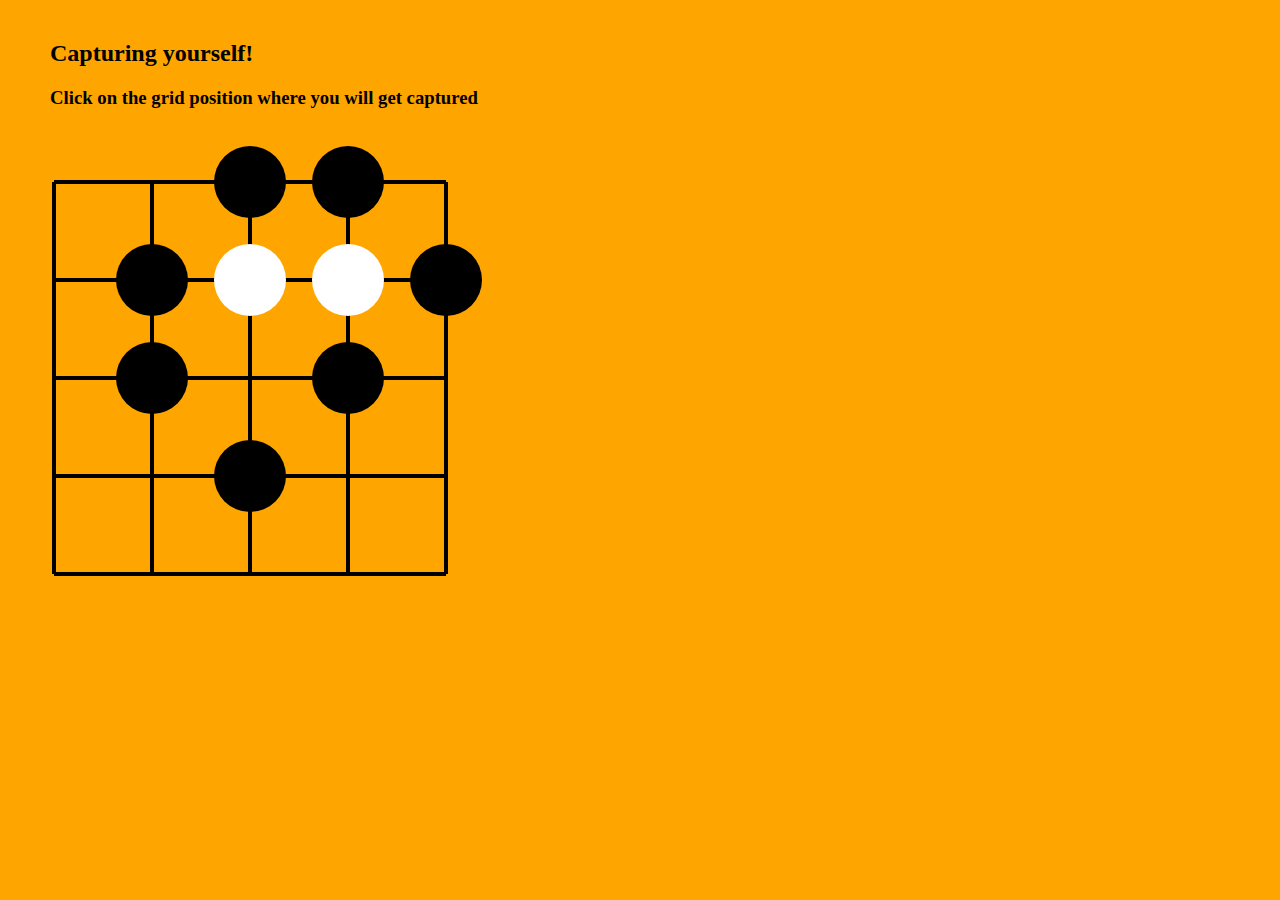
<file: play5.html>
<!DOCTYPE html>
<html>
<head>
<title>Go Board</title>
<style>
body { margin: 0; background-color: orange;}
canvas { display: block; }
h2 {padding-left: 50px; padding-top: 20px;}
h3 {padding-left: 50px;}
</style>
</head>
<body>
<h2>Capturing yourself!</h2>
<h3>Click on the grid position where you will get captured</h3>
<canvas id="goBoard" width="500" height="500"></canvas>
<script>
const canvas = document.getElementById('goBoard');
const ctx = canvas.getContext('2d');

const gridSize = 5;
const stoneRadius = 36;
const lineWidth = 4;
const boardPadding = stoneRadius * 1.5;
let clicked = false;
let board = [];
for (let i = 0; i < gridSize; i++) {
  board[i] = new Array(gridSize).fill(null);
}

let gameOver = false; // Flag to track game over state

function drawGrid() {
  ctx.strokeStyle = 'black';
  ctx.lineWidth = lineWidth;

  const boardSize = canvas.width - 2 * boardPadding;
  const gridSpacing = boardSize / (gridSize - 1);

  for (let i = 0; i < gridSize; i++) {
    const x = boardPadding + i * gridSpacing;
    const y = boardPadding + i * gridSpacing;

    ctx.beginPath();
    ctx.moveTo(x, boardPadding);
    ctx.lineTo(x, boardPadding + boardSize);
    ctx.stroke();

    ctx.beginPath();
    ctx.moveTo(boardPadding, y);
    ctx.lineTo(boardPadding + boardSize, y);
    ctx.stroke();
  }
}

function drawStone(row, col, color) {
  const boardSize = canvas.width - 2 * boardPadding;
  const gridSpacing = boardSize / (gridSize - 1);

  const x = boardPadding + col * gridSpacing;
  const y = boardPadding + row * gridSpacing;

  ctx.fillStyle = color;
  ctx.beginPath();
  ctx.arc(x, y, stoneRadius, 0, 2 * Math.PI);
  ctx.fill();
}

function clearBoard() {
  ctx.clearRect(0, 0, canvas.width, canvas.height);
  drawGrid();
  board = [];
  for (let i = 0; i < gridSize; i++) {
    board[i] = new Array(gridSize).fill(null);
  }
  gameOver = false; // Reset game over state
}

const initialStones = [
    { row: 0, col: 2, color: 'black' }, 
    { row: 0, col: 3, color: 'black' },
    { row: 1, col: 1, color: 'black' },
    { row: 1, col: 2, color: 'white' },
    { row: 1, col: 3, color: 'white' },
    { row: 1, col: 4, color: 'black' },
    { row: 2, col: 1, color: 'black' },
    { row: 2, col: 3, color: 'black' },
    { row: 3, col: 2, color: 'black' },
];

function drawInitialStones() {
  initialStones.forEach(stone => {
    board[stone.row][stone.col] = stone.color;
    drawStone(stone.row, stone.col, stone.color);
  });
}

function drawCircle(row, col) {
  const boardSize = canvas.width - 2 * boardPadding;
  const gridSpacing = boardSize / (gridSize - 1);

  const x = boardPadding + col * gridSpacing;
  const y = boardPadding + row * gridSpacing;

  ctx.strokeStyle = 'red'; // Circle color
  ctx.lineWidth = 4;       // Circle thickness
  ctx.beginPath();
  ctx.arc(x, y, stoneRadius + 5, 0, 2 * Math.PI); // Slightly larger circle
  ctx.stroke();
}


drawGrid();
drawInitialStones();

let currentColor = 'black';

canvas.addEventListener('click', (event) => {
  if (clicked) return; // If game is over, don't handle clicks

  const boardSize = canvas.width - 2 * boardPadding;
  const gridSpacing = boardSize / (gridSize - 1);
  const x = event.offsetX - boardPadding;
  const y = event.offsetY - boardPadding;

  const col = Math.round(x / gridSpacing);
  const row = Math.round(y / gridSpacing);

  clicked = true;

  // Draw the circle *after* the click, regardless of validity:
  drawCircle(2, 2); // Draw circle at (0, 1)

});

</script>

</body>
</html>
</file>
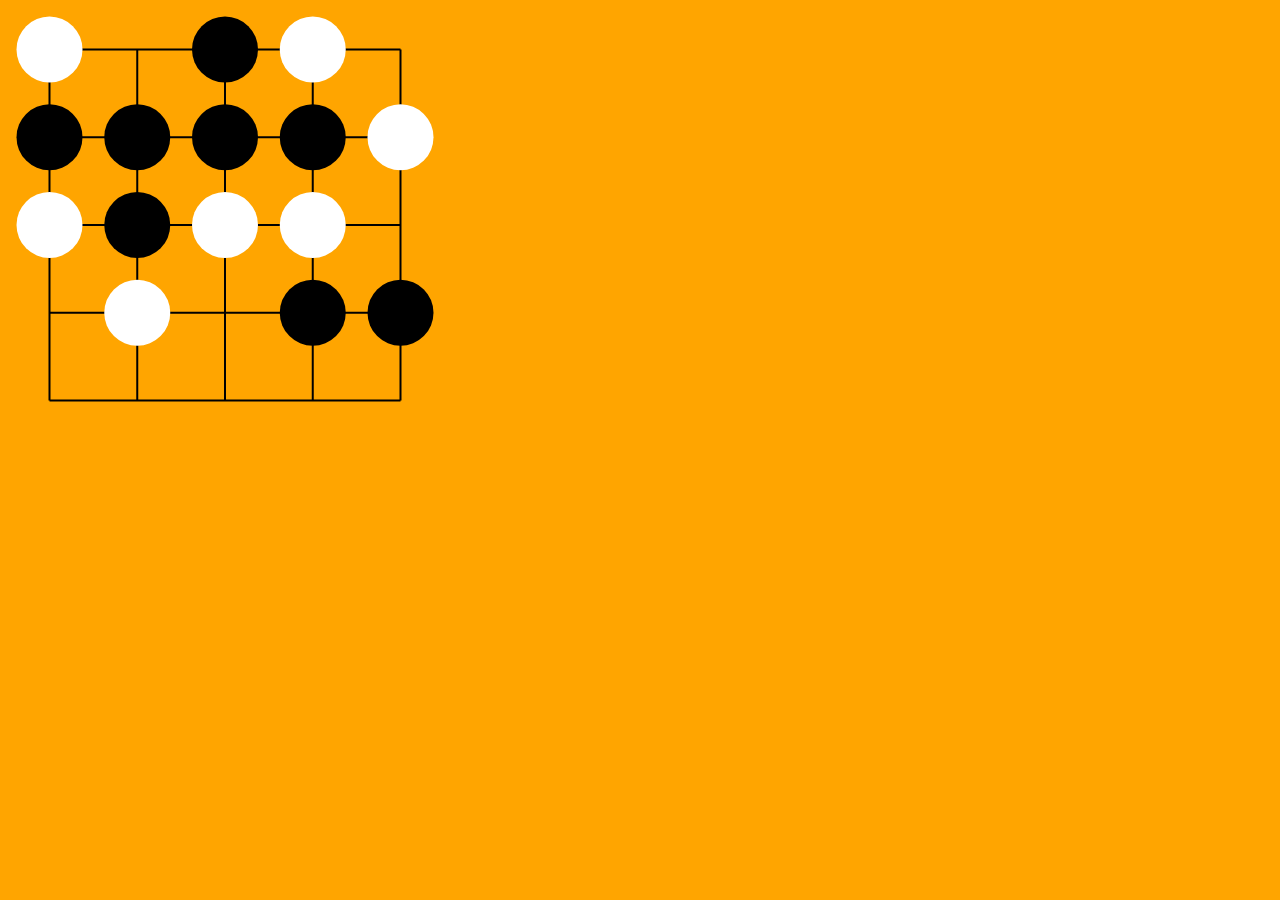
<file: play7.html>
<!DOCTYPE html>
<html>
<head>
<title>Go Board</title>
<style>
body { margin: 0; background-color: orange;}
canvas { display: block; }
h2 {padding-left: 50px; padding-top: 20px;}
h3 {padding-left: 50px;}
</style>
</head>
<body>

<canvas id="goBoard" width="450" height="450"></canvas>
<script>
const canvas = document.getElementById('goBoard');
const ctx = canvas.getContext('2d');

const gridSize =  5;
const stoneRadius = 33;
const lineWidth = 2;
const boardPadding = stoneRadius * 1.5;
let clicked = false;
let board = [];
for (let i = 0; i < gridSize; i++) {
  board[i] = new Array(gridSize).fill(null);
}

let gameOver = false; // Flag to track ga   me over state

function drawGrid() {
  ctx.strokeStyle = 'black';
  ctx.lineWidth = lineWidth;

  const boardSize = canvas.width - 2 * boardPadding;
  const gridSpacing = boardSize / (gridSize - 1);

  for (let i = 0; i < gridSize; i++) {
    const x = boardPadding + i * gridSpacing;
    const y = boardPadding + i * gridSpacing;

    ctx.beginPath();
    ctx.moveTo(x, boardPadding);
    ctx.lineTo(x, boardPadding + boardSize);
    ctx.stroke();

    ctx.beginPath();
    ctx.moveTo(boardPadding, y);
    ctx.lineTo(boardPadding + boardSize, y);
    ctx.stroke();
  }
}

function drawStone(row, col, color) {
  const boardSize = canvas.width - 2 * boardPadding;
  const gridSpacing = boardSize / (gridSize - 1);

  const x = boardPadding + col * gridSpacing;
  const y = boardPadding + row * gridSpacing;

  ctx.fillStyle = color;
  ctx.beginPath();
  ctx.arc(x, y, stoneRadius, 0, 2 * Math.PI);
  ctx.fill();
}

function clearBoard() {
  ctx.clearRect(0, 0, canvas.width, canvas.height);
  drawGrid();
  board = [];
  for (let i = 0; i < gridSize; i++) {
    board[i] = new Array(gridSize).fill(null);
  }
  gameOver = false; // Reset game over state
}

const initialStones = [
  { row: 0, col: 0, color: 'white' },
  { row: 0, col: 2, color: 'black' },
  { row: 0, col: 3, color: 'white' },
  { row: 1, col: 0, color: 'black' },
  { row: 1, col: 1, color: 'black' },
  { row: 1, col: 2, color: 'black' },
  { row: 1, col: 3, color: 'black' },
  { row: 1, col: 4, color: 'white' },
  { row: 2, col: 0, color: 'white' },
  { row: 2, col: 1, color: 'black' },
  { row: 2, col: 2, color: 'white' },
  { row: 2, col: 3, color: 'white' },
  { row: 3, col: 1, color: 'white' },
  { row: 3, col: 3, color: 'black' },
  { row: 3, col: 4, color: 'black' },
  

];

function drawInitialStones() {
  initialStones.forEach(stone => {
    board[stone.row][stone.col] = stone.color;
    drawStone(stone.row, stone.col, stone.color);
  });
}

function drawCircle(row, col) {
  const boardSize = canvas.width - 2 * boardPadding;
  const gridSpacing = boardSize / (gridSize - 1);

  const x = boardPadding + col * gridSpacing;
  const y = boardPadding + row * gridSpacing;

  ctx.strokeStyle = 'red'; // Circle color
  ctx.lineWidth = 3;       // Circle thickness
  ctx.beginPath();
  ctx.arc(x, y, stoneRadius + 5, 0, 2 * Math.PI); // Slightly larger circle
  ctx.stroke();
}


drawGrid();
drawInitialStones();

let currentColor = 'black';

canvas.addEventListener('click', (event) => {
  if (clicked) return; // If game is over, don't handle clicks

  const boardSize = canvas.width - 2 * boardPadding;
  const gridSpacing = boardSize / (gridSize - 1);
  const x = event.offsetX - boardPadding;
  const y = event.offsetY - boardPadding;

  const col = Math.round(x / gridSpacing);
  const row = Math.round(y / gridSpacing);

  clicked = true;

  if (col >= 0 && col < gridSize && row >= 0 && row < gridSize && board[row][col] === null) {
    drawStone(row, col, currentColor);
    board[row][col] = currentColor;
    currentColor = currentColor === 'black' ? 'white' : 'black';
  } 
  // Draw the circle *after* the click, regardless of validity:
  drawCircle(0, 1); // Draw circle at (0, 1)

});

</script>

</body>
</html>
</file>
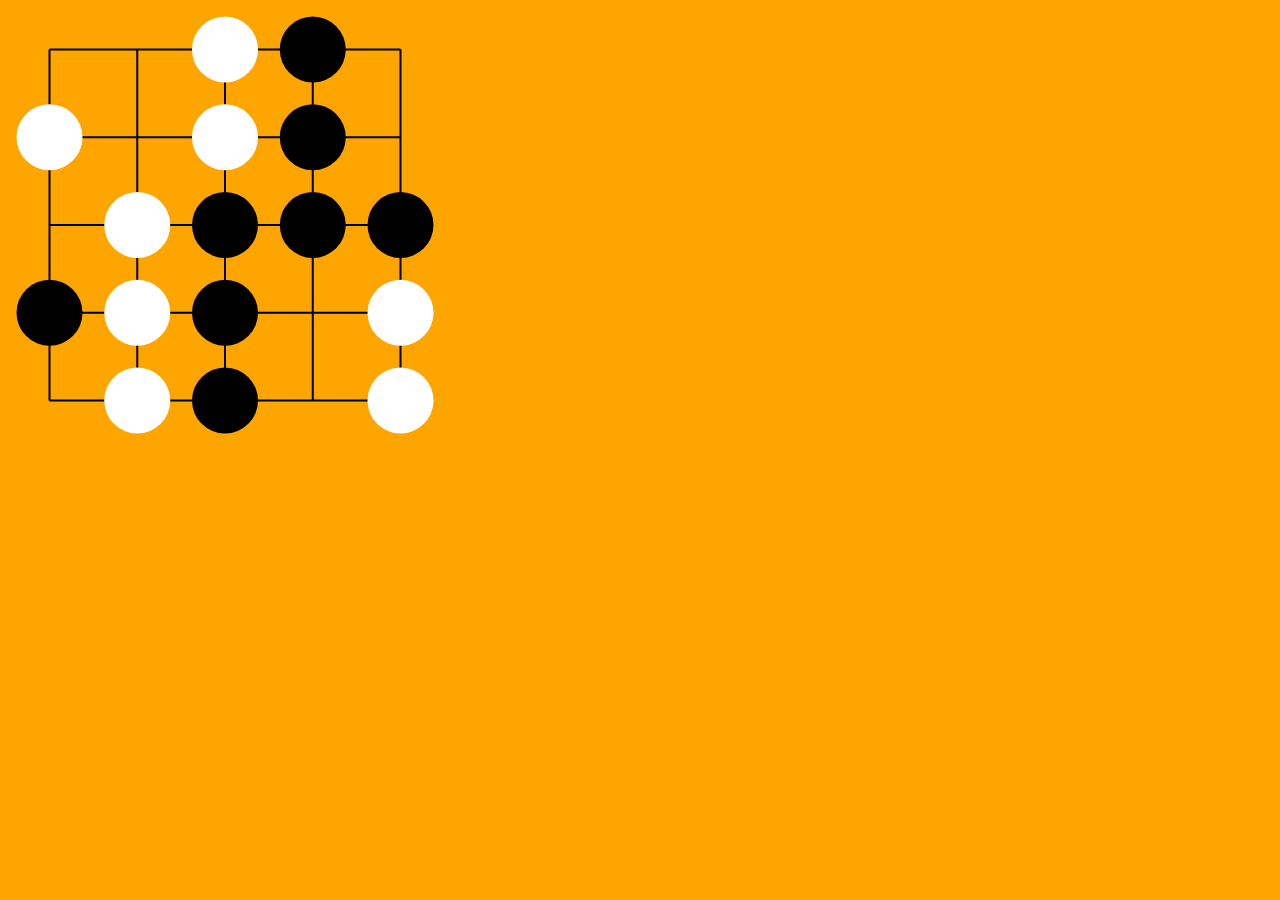
<file: play8.html>
<!DOCTYPE html>
<html>
<head>
<title>Go Board</title>
<style>
body { margin: 0; background-color: orange;}
canvas { display: block; }
h2 {padding-left: 50px; padding-top: 20px;}
h3 {padding-left: 50px;}
</style>
</head>
<body>

<canvas id="goBoard" width="450" height="450"></canvas>
<script>
const canvas = document.getElementById('goBoard');
const ctx = canvas.getContext('2d');

const gridSize =  5;
const stoneRadius = 33;
const lineWidth = 2;
const boardPadding = stoneRadius * 1.5;
let clicked = false;
let board = [];
for (let i = 0; i < gridSize; i++) {
  board[i] = new Array(gridSize).fill(null);
}

let gameOver = false; // Flag to track ga   me over state

function drawGrid() {
  ctx.strokeStyle = 'black';
  ctx.lineWidth = lineWidth;

  const boardSize = canvas.width - 2 * boardPadding;
  const gridSpacing = boardSize / (gridSize - 1);

  for (let i = 0; i < gridSize; i++) {
    const x = boardPadding + i * gridSpacing;
    const y = boardPadding + i * gridSpacing;

    ctx.beginPath();
    ctx.moveTo(x, boardPadding);
    ctx.lineTo(x, boardPadding + boardSize);
    ctx.stroke();

    ctx.beginPath();
    ctx.moveTo(boardPadding, y);
    ctx.lineTo(boardPadding + boardSize, y);
    ctx.stroke();
  }
}

function drawStone(row, col, color) {
  const boardSize = canvas.width - 2 * boardPadding;
  const gridSpacing = boardSize / (gridSize - 1);

  const x = boardPadding + col * gridSpacing;
  const y = boardPadding + row * gridSpacing;

  ctx.fillStyle = color;
  ctx.beginPath();
  ctx.arc(x, y, stoneRadius, 0, 2 * Math.PI);
  ctx.fill();
}

function clearBoard() {
  ctx.clearRect(0, 0, canvas.width, canvas.height);
  drawGrid();
  board = [];
  for (let i = 0; i < gridSize; i++) {
    board[i] = new Array(gridSize).fill(null);
  }
  gameOver = false; // Reset game over state
}

const initialStones = [
  { row: 0, col: 2, color: 'white' },
  { row: 0, col: 3, color: 'black' },
  { row: 1, col: 0, color: 'white' },
  { row: 1, col: 2, color: 'white' },
  { row: 1, col: 3, color: 'black' },
  { row: 2, col: 1, color: 'white' },
  { row: 2, col: 2, color: 'black' },
  { row: 2, col: 3, color: 'black' },
  { row: 2, col: 4, color: 'black' },
  { row: 3, col: 0, color: 'black' },
  { row: 3, col: 1, color: 'white' },
  { row: 3, col: 2, color: 'black' },
  { row: 3, col: 4, color: 'white' },
  { row: 4, col: 1, color: 'white' },
  { row: 4, col: 2, color: 'black' },
  { row: 4, col: 4, color: 'white' },
  

];

function drawInitialStones() {
  initialStones.forEach(stone => {
    board[stone.row][stone.col] = stone.color;
    drawStone(stone.row, stone.col, stone.color);
  });
}

function drawCircle(row, col) {
  const boardSize = canvas.width - 2 * boardPadding;
  const gridSpacing = boardSize / (gridSize - 1);

  const x = boardPadding + col * gridSpacing;
  const y = boardPadding + row * gridSpacing;

  ctx.strokeStyle = 'red'; // Circle color
  ctx.lineWidth = 3;       // Circle thickness
  ctx.beginPath();
  ctx.arc(x, y, stoneRadius + 5, 0, 2 * Math.PI); // Slightly larger circle
  ctx.stroke();
}


drawGrid();
drawInitialStones();

let currentColor = 'black';

canvas.addEventListener('click', (event) => {
  if (clicked) return; // If game is over, don't handle clicks

  const boardSize = canvas.width - 2 * boardPadding;
  const gridSpacing = boardSize / (gridSize - 1);
  const x = event.offsetX - boardPadding;
  const y = event.offsetY - boardPadding;

  const col = Math.round(x / gridSpacing);
  const row = Math.round(y / gridSpacing);

  clicked = true;

  if (col >= 0 && col < gridSize && row >= 0 && row < gridSize && board[row][col] === null) {
    drawStone(row, col, currentColor);
    board[row][col] = currentColor;
    currentColor = currentColor === 'black' ? 'white' : 'black';
  } 
  // Draw the circle *after* the click, regardless of validity:
  drawCircle(3, 0); 
  drawCircle(3, 4); 
  drawCircle(4, 4); // Draw circle at (0, 1)

});

</script>

</body>
</html>
</file>
